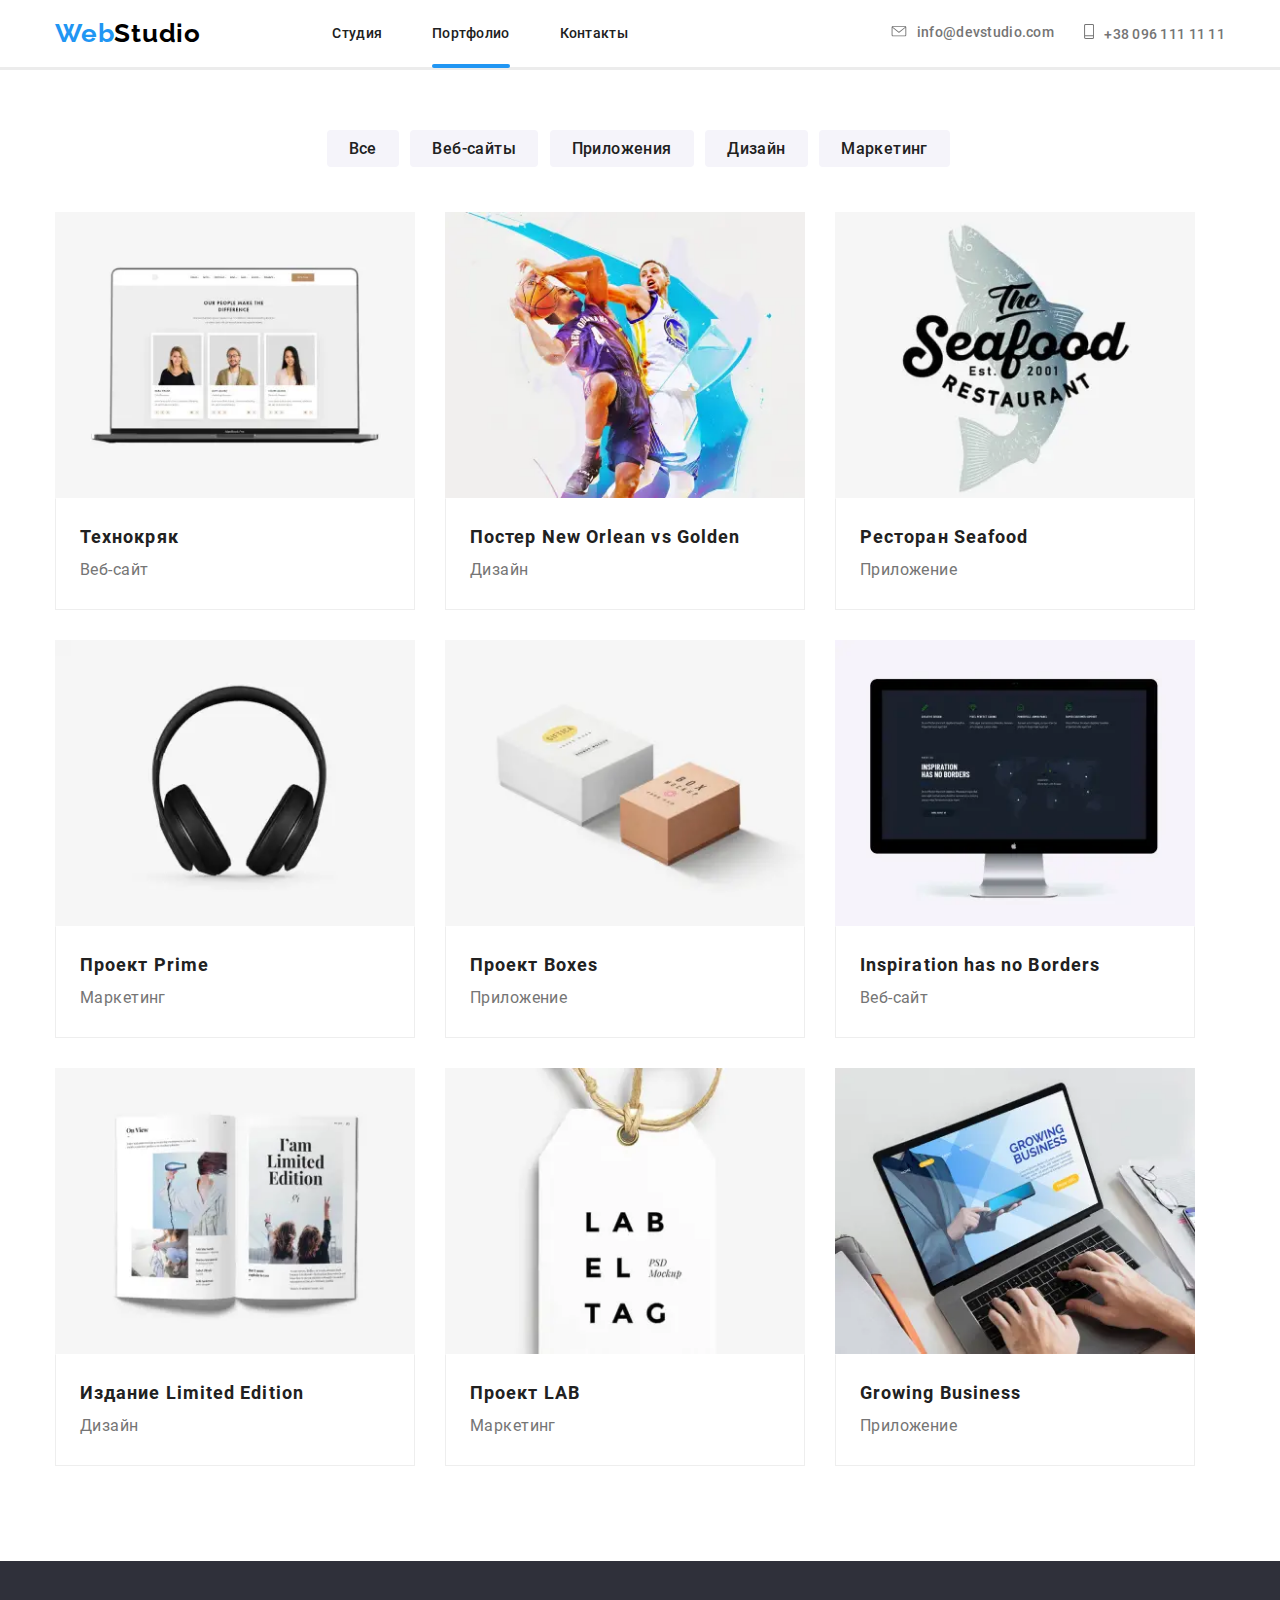
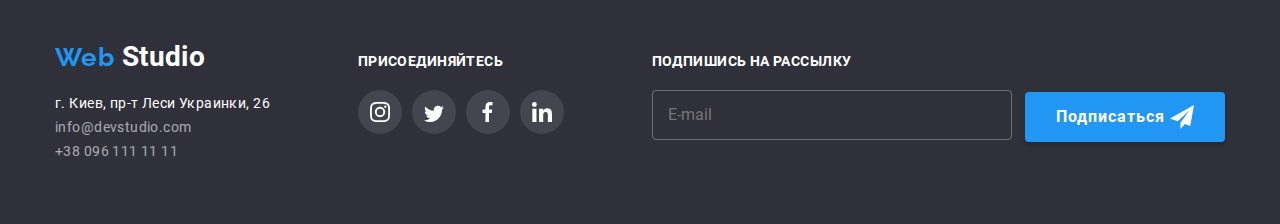
<file: portfolio.html>
<!DOCTYPE html>
<html lang="en">
  <head>
    <meta charset="UTF-8" />
    <meta name="viewport" content="width=device-width, initial-scale=1.0" />
    <meta http-equiv="X-UA-Compatible" content="IE=edge" />
    <link rel="stylesheet" href="./css/prof.min.css" />
    <title>Portfolio</title>
  </head>
  <body>
    <!-- HEADER -->
    <header class="header-page">
      <div class="container">
        <nav class="main-nav">
          <a class="title list" href="./index.html">
            <span class="title item">Web</span>Studio
          </a>
          <button
            class="menu-btn"
            type="button"
            aria-expanded="false"
            aria-controls="menu-container"
            data-menu-button
          >
            <svg
              class=""
              width="24"
              height="16"
              aria-label="переключатель мбильного меню"
            >
              <use
                class="icon-open"
                href="./images/sprite.svg#icon-burger"
              ></use>
              <use
                class="icon-close"
                href="./images/sprite.svg#icon-close"
              ></use>
            </svg>
          </button>
          <div class="menu-container" id="menu-container" data-menu>
            <ul class="site-nav">
              <li class="item">
                <a class="link nav-link" href="./index.html">Студия</a>
              </li>
              <li class="item">
                <a
                  class="link current nav-link"
                  href="./portfolio.html"
                  rel="noopener noreferrer"
                  >Портфолио</a
                >
              </li>
              <li class="item">
                <a class="link nav-link" href="" rel="noopener noreferrer"
                  >Контакты</a
                >
              </li>
            </ul>
            <div class="contact">
              <a class="btn link list" href="mailto:info@devstudio.com">
                <svg class="button-icon" width="16" height="11">
                  <use href="./images/sprite.svg#icon-post-header"></use>
                </svg>
                info@devstudio.com
              </a>
              <a class="btn link list" href="tel:+380961111111">
                <svg class="button-icon" width="10" height="15">
                  <use href="./images/sprite.svg#icon-tel-header"></use>
                </svg>
                +38 096 111 11 11
              </a>
            </div>
          </div>
        </nav>
      </div>
    </header>

    <!-- UNIQUE-CONTENT -->
    <main>
      <div class="filter container">
        <ul class="filter-list">
          <li class="filter-item">
            <label for="all" class="filter-btn">Все</label>
            <input
              type="radio"
              name="filter-btn"
              id="all"
              value="all"
              class="active-btn"
            />
          </li>
          <li class="filter-item">
            <label for="web" class="filter-btn">Веб-сайты</label>
            <input
              type="radio"
              name="filter-btn"
              id="web"
              value="web"
              class="active-btn"
            />
          </li>
          <li class="filter-item">
            <label for="apps" class="filter-btn">Приложения</label>
            <input
              type="radio"
              name="filter-btn"
              id="apps"
              value="apps"
              class="active-btn"
            />
          </li>
          <li class="filter-item">
            <label for="design" class="filter-btn">Дизайн</label>
            <input
              type="radio"
              name="filter-btn"
              id="design"
              value="design"
              class="active-btn"
            />
          </li>
          <li class="filter-item">
            <label for="marketing" class="filter-btn">Маркетинг</label>
            <input
              type="radio"
              name="filter-btn"
              id="marketing"
              value="marketing"
              class="active-btn"
            />
          </li>
        </ul>
      </div>

      <!-- TEAM-WORKS -->
      <section class="container team-professional">
        <h2 class="visually-hidden">Широкий спектр разработки</h2>
        <ul class="work-list">
          <li class="work-item">
            <div class="action-link">
              <picture class="img">
                <source
                  srcset="
                    ./images/portfolio/port1/port1-1200.webp    1x,
                    ./images/portfolio/port1/port1-1200-2x.webp 2x
                  "
                  media="(min-width: 1200px)"
                  type="image/webp"
                />
                <source
                  srcset="
                    ./images/portfolio/port1/port1-768.webp    1x,
                    ./images/portfolio/port1/port1-768-2x.webp 2x
                  "
                  media="(min-width: 768px)"
                  type="image/webp"
                />
                <source
                  srcset="
                    ./images/portfolio/port1/port1-480.webp    1x,
                    ./images/portfolio/port1/port1-480-2x.webp 2x
                  "
                  type="image/webp"
                />
                <source
                  srcset="
                    ./images/portfolio/port1/port1-1200.jpg    1x,
                    ./images/portfolio/port1/port1-1200-2x.jpg 2x
                  "
                  media="(min-width: 1200px)"
                />
                <source
                  srcset="
                    ./images/portfolio/port1/port1-768.jpg    1x,
                    ./images/portfolio/port1/port1-768-2x.jpg 2x
                  "
                  media="(min-width: 768px)"
                />
                <source
                  srcset="
                    ./images/portfolio/port1/port1-480.jpg    1x,
                    ./images/portfolio/port1/port1-480-2x.jpg 2x
                  "
                />
                <img
                  src="./images/portfolio/port1/port1-1200.jpg"
                  alt="best portfolio ever"
                />
              </picture>
              <div class="work-description">
                <p class="describe-content">
                  Технокряк это современная площадка распространения
                  коронавируса. Компании используют эту платформу для цифрового
                  шпионажа и атак на защищённые сервера конкурентов.
                </p>
              </div>
            </div>
            <div class="card-subtitle">
              <a href="" class="list hover-link">
                <h3 class="list work-title">Технокряк</h3>
                <h4 class="list work-subtitle">Веб-сайт</h4>
              </a>
            </div>
          </li>

          <li class="work-item">
            <div class="action-link">
              <picture class="img">
                <source
                  srcset="
                    ./images/portfolio/port2/port2-1200.webp    1x,
                    ./images/portfolio/port2/port2-1200-2x.webp 2x
                  "
                  media="(min-width: 1200px)"
                  type="image/webp"
                />
                <source
                  srcset="
                    ./images/portfolio/port2/port2-768.webp    1x,
                    ./images/portfolio/port2/port2-768-2x.webp 2x
                  "
                  media="(min-width: 768px)"
                  type="image/webp"
                />
                <source
                  srcset="
                    ./images/portfolio/port2/port2-480.webp    1x,
                    ./images/portfolio/port2/port2-480-2x.webp 2x
                  "
                  type="image/webp"
                />
                <source
                  srcset="
                    ./images/portfolio/port2/port2-1200.jpg    1x,
                    ./images/portfolio/port2/port2-1200-2x.jpg 2x
                  "
                  media="(min-width: 1200px)"
                />
                <source
                  srcset="
                    ./images/portfolio/port2/port2-768.jpg    1x,
                    ./images/portfolio/port2/port2-768-2x.jpg 2x
                  "
                  media="(min-width: 768px)"
                />
                <source
                  srcset="
                    ./images/portfolio/port2/port2-480.jpg    1x,
                    ./images/portfolio/port2/port2-480-2x.jpg 2x
                  "
                />
                <img
                  src="./images/portfolio/port2/port2-1200.jpg"
                  alt="best portfolio ever"
                />
              </picture>

              <div class="work-description">
                <p class="describe-content">
                  Технокряк это современная площадка распространения
                  коронавируса. Компании используют эту платформу для цифрового
                  шпионажа и атак на защищённые сервера конкурентов.
                </p>
              </div>
            </div>
            <div class="card-subtitle">
              <a href="" class="list">
                <h3 class="list work-title">Постер New Orlean vs Golden</h3>
                <h4 class="list work-subtitle">Дизайн</h4>
              </a>
            </div>
          </li>

          <li class="work-item">
            <div class="action-link">
              <picture class="img">
                <source
                  srcset="
                    ./images/portfolio/port3/port3-1200.webp    1x,
                    ./images/portfolio/port3/port3-1200-2x.webp 2x
                  "
                  media="(min-width: 1200px)"
                  type="image/webp"
                />
                <source
                  srcset="
                    ./images/portfolio/port3/port3-768.webp    1x,
                    ./images/portfolio/port3/port3-768-2x.webp 2x
                  "
                  media="(min-width: 768px)"
                  type="image/webp"
                />
                <source
                  srcset="
                    ./images/portfolio/port3/port3-480.webp    1x,
                    ./images/portfolio/port3/port3-480-2x.webp 2x
                  "
                  type="image/webp"
                />
                <source
                  srcset="
                    ./images/portfolio/port3/port3-1200.jpg    1x,
                    ./images/portfolio/port3/port3-1200-2x.jpg 2x
                  "
                  media="(min-width: 1200px)"
                />
                <source
                  srcset="
                    ./images/portfolio/port3/port3-768.jpg    1x,
                    ./images/portfolio/port3/port3-768-2x.jpg 2x
                  "
                  media="(min-width: 768px)"
                />
                <source
                  srcset="
                    ./images/portfolio/port3/port3-480.jpg    1x,
                    ./images/portfolio/port3/port3-480-2x.jpg 2x
                  "
                />
                <img
                  src="./images/portfolio/port3/port3-1200.jpg"
                  alt="best portfolio ever"
                />
              </picture>

              <div class="work-description">
                <p class="describe-content">
                  Технокряк это современная площадка распространения
                  коронавируса. Компании используют эту платформу для цифрового
                  шпионажа и атак на защищённые сервера конкурентов.
                </p>
              </div>
            </div>
            <div class="card-subtitle">
              <a href="" class="list hover-link">
                <h3 class="list work-title">Ресторан Seafood</h3>
                <h4 class="list work-subtitle">Приложение</h4>
              </a>
            </div>
          </li>

          <li class="work-item">
            <div class="action-link">
              <picture class="img">
                <source
                  srcset="
                    ./images/portfolio/port4/port4-1200.webp    1x,
                    ./images/portfolio/port4/port4-1200-2x.webp 2x
                  "
                  media="(min-width: 1200px)"
                  type="image/webp"
                />
                <source
                  srcset="
                    ./images/portfolio/port4/port4-768.webp    1x,
                    ./images/portfolio/port4/port4-768-2x.webp 2x
                  "
                  media="(min-width: 768px)"
                  type="image/webp"
                />
                <source
                  srcset="
                    ./images/portfolio/port4/port4-480.webp    1x,
                    ./images/portfolio/port4/port4-480-2x.webp 2x
                  "
                  type="image/webp"
                />
                <source
                  srcset="
                    ./images/portfolio/port4/port4-1200.jpg    1x,
                    ./images/portfolio/port4/port4-1200-2x.jpg 2x
                  "
                  media="(min-width: 1200px)"
                />
                <source
                  srcset="
                    ./images/portfolio/port4/port4-768.jpg    1x,
                    ./images/portfolio/port4/port4-768-2x.jpg 2x
                  "
                  media="(min-width: 768px)"
                />
                <source
                  srcset="
                    ./images/portfolio/port4/port4-480.jpg    1x,
                    ./images/portfolio/port4/port4-480-2x.jpg 2x
                  "
                />
                <img
                  src="./images/portfolio/port4/port4-1200.jpg"
                  alt="best portfolio ever"
                />
              </picture>

              <div class="work-description">
                <p class="describe-content">
                  Технокряк это современная площадка распространения
                  коронавируса. Компании используют эту платформу для цифрового
                  шпионажа и атак на защищённые сервера конкурентов.
                </p>
              </div>
            </div>
            <div class="card-subtitle">
              <a href="" class="list hover-link">
                <h3 class="list work-title">Проект Prime</h3>
                <h4 class="list work-subtitle">Маркетинг</h4>
              </a>
            </div>
          </li>

          <li class="work-item">
            <div class="action-link">
              <picture class="img">
                <source
                  srcset="
                    ./images/portfolio/port5/port5-1200.webp    1x,
                    ./images/portfolio/port5/port5-1200-2x.webp 2x
                  "
                  media="(min-width: 1200px)"
                  type="image/webp"
                />
                <source
                  srcset="
                    ./images/portfolio/port5/port5-768.webp    1x,
                    ./images/portfolio/port5/port5-768-2x.webp 2x
                  "
                  media="(min-width: 768px)"
                  type="image/webp"
                />
                <source
                  srcset="
                    ./images/portfolio/port5/port5-480.webp    1x,
                    ./images/portfolio/port5/port5-480-2x.webp 2x
                  "
                  type="image/webp"
                />
                <source
                  srcset="
                    ./images/portfolio/port5/port5-1200.jpg    1x,
                    ./images/portfolio/port5/port5-1200-2x.jpg 2x
                  "
                  media="(min-width: 1200px)"
                />
                <source
                  srcset="
                    ./images/portfolio/port5/port5-768.jpg    1x,
                    ./images/portfolio/port5/port5-768-2x.jpg 2x
                  "
                  media="(min-width: 768px)"
                />
                <source
                  srcset="
                    ./images/portfolio/port5/port5-480.jpg 1x,
                    ./images/portfolio/port5/port5-480
                  "
                />
                <img
                  src="./images/portfolio/port5/port5-1200.jpg"
                  alt="best portfolio ever"
                />
              </picture>

              <div class="work-description">
                <p class="describe-content">
                  Технокряк это современная площадка распространения
                  коронавируса. Компании используют эту платформу для цифрового
                  шпионажа и атак на защищённые сервера конкурентов.
                </p>
              </div>
            </div>
            <div class="card-subtitle">
              <a href="" class="list hover-link">
                <h3 class="list work-title">Проект Boxes</h3>
                <h4 class="list work-subtitle">Приложение</h4>
              </a>
            </div>
          </li>

          <li class="work-item">
            <div class="action-link">
              <picture class="img">
                <source
                  srcset="
                    ./images/portfolio/port6/port6-1200.webp    1x,
                    ./images/portfolio/port6/port6-1200-2x.webp 2x
                  "
                  media="(min-width: 1200px)"
                  type="image/webp"
                />
                <source
                  srcset="
                    ./images/portfolio/port6/port6-768.webp    1x,
                    ./images/portfolio/port6/port6-768-2x.webp 2x
                  "
                  media="(min-width: 768px)"
                  type="image/webp"
                />
                <source
                  srcset="
                    ./images/portfolio/port6/port6-480.webp    1x,
                    ./images/portfolio/port6/port6-480-2x.webp 2x
                  "
                  type="image/webp"
                />
                <source
                  srcset="
                    ./images/portfolio/port6/port6-1200.jpg    1x,
                    ./images/portfolio/port6/port6-1200-2x.jpg 2x
                  "
                  media="(min-width: 1200px)"
                />
                <source
                  srcset="
                    ./images/portfolio/port6/port6-768.jpg    1x,
                    ./images/portfolio/port6/port6-768-2x.jpg 2x
                  "
                  media="(min-width: 768px)"
                />
                <source
                  srcset="
                    ./images/portfolio/port6/port6-480.jpg    1x,
                    ./images/portfolio/port6/port6-480-2x.jpg 2x
                  "
                />
                <img
                  src="./images/portfolio/port6/port6-1200.jpg"
                  alt="best portfolio ever"
                />
              </picture>

              <div class="work-description">
                <p class="describe-content">
                  Технокряк это современная площадка распространения
                  коронавируса. Компании используют эту платформу для цифрового
                  шпионажа и атак на защищённые сервера конкурентов.
                </p>
              </div>
            </div>
            <div class="card-subtitle">
              <a href="" class="list hover-link">
                <h3 class="list work-title">Inspiration has no Borders</h3>
                <h4 class="list work-subtitle">Веб-сайт</h4>
              </a>
            </div>
          </li>

          <li class="work-item">
            <div class="action-link">
              <picture class="img">
                <source
                  srcset="
                    ./images/portfolio/port7/port7-1200.webp    1x,
                    ./images/portfolio/port7/port7-1200-2x.webp 2x
                  "
                  media="(min-width: 1200px)"
                  type="image/webp"
                />
                <source
                  srcset="
                    ./images/portfolio/port7/port7-768.webp    1x,
                    ./images/portfolio/port7/port7-768-2x.webp 2x
                  "
                  media="(min-width: 768px)"
                  type="image/webp"
                />
                <source
                  srcset="
                    ./images/portfolio/port7/port7-480.webp    1x,
                    ./images/portfolio/port7/port7-480-2x.webp 2x
                  "
                  type="image/webp"
                />
                <source
                  srcset="
                    ./images/portfolio/port7/port7-1200.jpg    1x,
                    ./images/portfolio/port7/port7-1200-2x.jpg 2x
                  "
                  media="(min-width: 1200px)"
                />
                <source
                  srcset="
                    ./images/portfolio/port7/port7-768.jpg    1x,
                    ./images/portfolio/port7/port7-768-2x.jpg 2x
                  "
                  media="(min-width: 768px)"
                />
                <source
                  srcset="
                    ./images/portfolio/port7/port7-480.jpg    1x,
                    ./images/portfolio/port7/port7-480-2x.jpg 2x
                  "
                />
                <img
                  src="./images/portfolio/port7/port7-1200.jpg"
                  alt="best portfolio ever"
                />
              </picture>

              <div class="work-description">
                <p class="describe-content">
                  Технокряк это современная площадка распространения
                  коронавируса. Компании используют эту платформу для цифрового
                  шпионажа и атак на защищённые сервера конкурентов.
                </p>
              </div>
            </div>
            <div class="card-subtitle">
              <a href="" class="list hover-link">
                <h3 class="list work-title">Издание Limited Edition</h3>
                <h4 class="list work-subtitle">Дизайн</h4>
              </a>
            </div>
          </li>

          <li class="work-item">
            <div class="action-link">
              <picture class="img">
                <source
                  srcset="
                    ./images/portfolio/port8/port8-1200.webp    1x,
                    ./images/portfolio/port8/port8-1200-2x.webp 2x
                  "
                  media="(min-width: 1200px)"
                  type="image/webp"
                />
                <source
                  srcset="
                    ./images/portfolio/port8/port8-768.webp    1x,
                    ./images/portfolio/port8/port8-768-2x.webp 2x
                  "
                  media="(min-width: 768px)"
                  type="image/webp"
                />
                <source
                  srcset="
                    ./images/portfolio/port8/port8-480.webp    1x,
                    ./images/portfolio/port8/port8-480-2x.webp 2x
                  "
                  type="image/webp"
                />
                <source
                  srcset="
                    ./images/portfolio/port8/port8-1200.jpg    1x,
                    ./images/portfolio/port8/port8-1200-2x.jpg 2x
                  "
                  media="(min-width: 1200px)"
                />
                <source
                  srcset="
                    ./images/portfolio/port8/port8-768.jpg    1x,
                    ./images/portfolio/port8/port8-768-2x.jpg 2x
                  "
                  media="(min-width: 768px)"
                />
                <source
                  srcset="
                    ./images/portfolio/port8/port8-480.jpg    1x,
                    ./images/portfolio/port8/port8-480-2x.jpg 2x
                  "
                />
                <img
                  src="./images/portfolio/port8/port8-1200.jpg"
                  alt="best portfolio ever"
                />
              </picture>

              <div class="work-description">
                <p class="describe-content">
                  Технокряк это современная площадка распространения
                  коронавируса. Компании используют эту платформу для цифрового
                  шпионажа и атак на защищённые сервера конкурентов.
                </p>
              </div>
            </div>
            <div class="card-subtitle">
              <a href="" class="list hover-link">
                <h3 class="list work-title">Проект LAB</h3>
                <h4 class="list work-subtitle">Маркетинг</h4>
              </a>
            </div>
          </li>

          <li class="work-item">
            <div class="action-link">
              <picture class="img">
                <source
                  srcset="
                    ./images/portfolio/port9/port9-1200.webp    1x,
                    ./images/portfolio/port9/port9-1200-2x.webp 2x
                  "
                  media="(min-width: 1200px)"
                  type="image/webp"
                />
                <source
                  srcset="
                    ./images/portfolio/port9/port9-768.webp    1x,
                    ./images/portfolio/port9/port9-768-2x.webp 2x
                  "
                  media="(min-width: 768px)"
                  type="image/webp"
                />
                <source
                  srcset="
                    ./images/portfolio/port9/port9-480.webp    1x,
                    ./images/portfolio/port9/port9-480-2x.webp 2x
                  "
                  type="image/webp"
                />
                <source
                  srcset="
                    ./images/portfolio/port9/port9-1200.jpg    1x,
                    ./images/portfolio/port9/port9-1200-2x.jpg 2x
                  "
                  media="(min-width: 1200px)"
                />
                <source
                  srcset="
                    ./images/portfolio/port9/port9-768.jpg    1x,
                    ./images/portfolio/port9/port9-768-2x.jpg 2x
                  "
                  media="(min-width: 768px)"
                />
                <source
                  srcset="
                    ./images/portfolio/port9/port9-480.jpg    1x,
                    ./images/portfolio/port9/port9-480-2x.jpg 2x
                  "
                />
                <img
                  src="./images/portfolio/port9/port9-1200.jpg"
                  alt="best portfolio ever"
                />
              </picture>

              <div class="work-description">
                <p class="describe-content">
                  Технокряк это современная площадка распространения
                  коронавируса. Компании используют эту платформу для цифрового
                  шпионажа и атак на защищённые сервера конкурентов.
                </p>
              </div>
            </div>
            <div class="card-subtitle">
              <a href="" class="list hover-link">
                <h3 class="list work-title">Growing Business</h3>
                <h4 class="list work-subtitle">Приложение</h4>
              </a>
            </div>
          </li>
        </ul>
      </section>
    </main>

    <!-- FOOTER LIST -->
    <footer class="footer-page">
      <div class="footer container">
        <div class="footer-content">
          <a class="footer-title" href="./index.html">
            <h1>
              <span class="title item">Web</span>
              Studio
            </h1>
          </a>
          <address class="address">
            <span>г. Киев, пр-т Леси Украинки, 26</span>
            <br />
            <a class="address contact" href="mailto:info@devstudio.com">
              info@devstudio.com <br />
            </a>
            <a class="address contact" href="tel:+380961111111">
              +38 096 111 11 11
            </a>
          </address>
        </div>

        <div class="footer-content">
          <h3 class="footer-label">Присоединяйтесь</h3>
          <ul class="social-list list">
            <li class="social-item">
              <a
                class="item-link footer-icon"
                href="https://www.instagram.com/"
                target="_blank"
                rel="noopener noreferrer"
              >
                <svg class="social-icon" width="20" height="20">
                  <use href="./images/sprite.svg#icon-instagram"></use>
                </svg>
              </a>
            </li>
            <li class="social-item">
              <a
                class="item-link footer-icon"
                href="https://twitter.com/"
                target="_blank"
                rel="noopener noreferrer"
              >
                <svg class="social-icon" width="20" height="20">
                  <use href="./images/sprite.svg#icon-twitter"></use>
                </svg>
              </a>
            </li>
            <li class="social-item">
              <a
                class="item-link footer-icon"
                href="https://www.facebook.com/"
                target="_blank"
                rel="noopener noreferrer"
              >
                <svg class="social-icon" width="20" height="20">
                  <use href="./images/sprite.svg#icon-facebook"></use>
                </svg>
              </a>
            </li>
            <li class="social-item">
              <a
                class="item-link footer-icon"
                href="https://www.linkedin.com/"
                target="_blank"
                rel="noopener noreferrer"
              >
                <svg class="social-icon" width="20" height="20">
                  <use href="./images/sprite.svg#icon-linkedin"></use>
                </svg>
              </a>
            </li>
          </ul>
        </div>

        <div class="footer-content">
          <form class="footer-form">
            <label for="subscription" class="footer-label">
              Подпишись на рассылку
            </label>
            <input
              type="email"
              id="subscription"
              class="input-post"
              placeholder="E-mail"
            />
            <button class="button">
              Подписаться
              <svg class="icon" height="24" width="24">
                <use href="./images/sprite.svg#icon-lita"></use>
              </svg>
            </button>
          </form>
        </div>
      </div>
    </footer>

    <script src="./js/meny.js"></script>
  </body>
</html>
</file>
<file: css/prof.min.css>
@font-face{font-family:'Raleway';font-style:normal;font-weight:700;src:url("../fonts/raleway-v17-cyrillic-ext-700.eot");src:local(""),url("../fonts/raleway-v17-cyrillic-ext-700.eot?#iefix") format("embedded-opentype"),url("../fonts/raleway-v17-cyrillic-ext-700.woff2") format("woff2"),url("../fonts/raleway-v17-cyrillic-ext-700.woff") format("woff"),url("../fonts/raleway-v17-cyrillic-ext-700.ttf") format("truetype"),url("../fonts/raleway-v17-cyrillic-ext-700.svg#Raleway") format("svg")}@font-face{font-family:'Roboto';font-style:normal;font-weight:400;src:url("../fonts/roboto-v20-cyrillic-ext-regular.eot");src:local("Roboto"),local("Roboto-Regular"),url("../fonts/roboto-v20-cyrillic-ext-regular.eot?#iefix") format("embedded-opentype"),url("../fonts/roboto-v20-cyrillic-ext-regular.woff2") format("woff2"),url("../fonts/roboto-v20-cyrillic-ext-regular.woff") format("woff"),url("../fonts/roboto-v20-cyrillic-ext-regular.ttf") format("truetype"),url("../fonts/roboto-v20-cyrillic-ext-regular.svg#Roboto") format("svg")}@font-face{font-family:'Roboto';font-style:normal;font-weight:500;src:url("../fonts/roboto-v20-cyrillic-ext-500.eot");src:local("Roboto Medium"),local("Roboto-Medium"),url("../fonts/roboto-v20-cyrillic-ext-500.eot?#iefix") format("embedded-opentype"),url("../fonts/roboto-v20-cyrillic-ext-500.woff2") format("woff2"),url("../fonts/roboto-v20-cyrillic-ext-500.woff") format("woff"),url("../fonts/roboto-v20-cyrillic-ext-500.ttf") format("truetype"),url("../fonts/roboto-v20-cyrillic-ext-500.svg#Roboto") format("svg")}@font-face{font-family:'Roboto';font-style:normal;font-weight:700;src:url("../fonts/roboto-v20-cyrillic-ext-700.eot");src:local("Roboto Bold"),local("Roboto-Bold"),url("../fonts/roboto-v20-cyrillic-ext-700.eot?#iefix") format("embedded-opentype"),url("../fonts/roboto-v20-cyrillic-ext-700.woff2") format("woff2"),url("../fonts/roboto-v20-cyrillic-ext-700.woff") format("woff"),url("../fonts/roboto-v20-cyrillic-ext-700.ttf") format("truetype"),url("../fonts/roboto-v20-cyrillic-ext-700.svg#Roboto") format("svg")}@font-face{font-family:'Roboto';font-style:normal;font-weight:900;src:url("../fonts/roboto-v20-cyrillic-ext-900.eot");src:local("Roboto Black"),local("Roboto-Black"),url("../fonts/roboto-v20-cyrillic-ext-900.eot?#iefix") format("embedded-opentype"),url("../fonts/roboto-v20-cyrillic-ext-900.woff2") format("woff2"),url("../fonts/roboto-v20-cyrillic-ext-900.woff") format("woff"),url("../fonts/roboto-v20-cyrillic-ext-900.ttf") format("truetype"),url("../fonts/roboto-v20-cyrillic-ext-900.svg#Roboto") format("svg")}/*! normalize.css v8.0.1 | MIT License | github.com/necolas/normalize.css */html{line-height:1.15;-webkit-text-size-adjust:100%}body{margin:0}main{display:block}h1{font-size:2em;margin:0.67em 0}hr{-webkit-box-sizing:content-box;box-sizing:content-box;height:0;overflow:visible}pre{font-family:monospace, monospace;font-size:1em}a{background-color:transparent}abbr[title]{border-bottom:none;text-decoration:underline;-webkit-text-decoration:underline dotted;text-decoration:underline dotted}b,strong{font-weight:bolder}code,kbd,samp{font-family:monospace, monospace;font-size:1em}small{font-size:80%}sub,sup{font-size:75%;line-height:0;position:relative;vertical-align:baseline}sub{bottom:-0.25em}sup{top:-0.5em}img{border-style:none}button,input,optgroup,select,textarea{font-family:inherit;font-size:100%;line-height:1.15;margin:0}button,input{overflow:visible}button,select{text-transform:none}button,[type='button'],[type='reset'],[type='submit']{-webkit-appearance:button}button::-moz-focus-inner,[type='button']::-moz-focus-inner,[type='reset']::-moz-focus-inner,[type='submit']::-moz-focus-inner{border-style:none;padding:0}button:-moz-focusring,[type='button']:-moz-focusring,[type='reset']:-moz-focusring,[type='submit']:-moz-focusring{outline:1px dotted ButtonText}fieldset{padding:0.35em 0.75em 0.625em}legend{-webkit-box-sizing:border-box;box-sizing:border-box;color:inherit;display:table;max-width:100%;padding:0;white-space:normal}progress{vertical-align:baseline}textarea{overflow:auto}[type='checkbox'],[type='radio']{-webkit-box-sizing:border-box;box-sizing:border-box;padding:0}[type='number']::-webkit-inner-spin-button,[type='number']::-webkit-outer-spin-button{height:auto}[type='search']{-webkit-appearance:textfield;outline-offset:-2px}[type='search']::-webkit-search-decoration{-webkit-appearance:none}::-webkit-file-upload-button{-webkit-appearance:button;font:inherit}details{display:block}summary{display:list-item}template{display:none}[hidden]{display:none}.visually-hidden{position:absolute !important;clip:rect(1px 1px 1px 1px);clip:rect(1px, 1px, 1px, 1px);padding:0 !important;border:0 !important;height:1px !important;width:1px !important;overflow:hidden}.list{margin-top:0px;margin-bottom:0px;padding:0px;text-decoration:none;list-style:none}img{display:block;max-width:100%;height:auto}.container{max-width:100%;margin-left:auto;margin-right:auto;padding-left:15px;padding-right:15px}@media (min-width: 768px){.container{width:768px}}@media (min-width: 1200px){.container{width:1200px}}.button{padding:10px 30px;min-width:200px;vertical-align:middle;font-weight:700;font-size:16px;font-family:'Roboto', sans-serif;line-height:1.87;letter-spacing:.06em;border-radius:4px;-webkit-box-shadow:0px 4px 4px rgba(0,0,0,0.15);box-shadow:0px 4px 4px rgba(0,0,0,0.15);color:#fff;background-color:#2196f3;-webkit-transition:color 250ms cubic-bezier(0.4, 0, 0.2, 1),background-color 250ms cubic-bezier(0.4, 0, 0.2, 1);transition:color 250ms cubic-bezier(0.4, 0, 0.2, 1),background-color 250ms cubic-bezier(0.4, 0, 0.2, 1);cursor:pointer;outline:none;border:none}.button:hover,.button:focus{background-color:#fff;color:#2196f3;border:transparent}html{-webkit-box-sizing:border-box;box-sizing:border-box}*,*::before,*::after{box-sizing:inherit;-webkit-box-sizing:border-box;-moz-box-sizing:border-box}body{margin:0;color:#212121;background-color:#fff;font-weight:400;font-size:14px;font-family:'Roboto', sans-serif;line-height:1.2;letter-spacing:.03em}.header-page{position:relative;border-bottom:3px solid #ececec;z-index:99}.header-page .link{display:block;font-weight:500;font-size:18px;font-family:'Roboto', sans-serif;line-height:1.2;letter-spacing:.02em;margin-top:0px;margin-bottom:0px;padding:0px;text-decoration:none;list-style:none;-webkit-transition:color 250ms cubic-bezier(0.4, 0, 0.2, 1),fill 250ms cubic-bezier(0.4, 0, 0.2, 1);transition:color 250ms cubic-bezier(0.4, 0, 0.2, 1),fill 250ms cubic-bezier(0.4, 0, 0.2, 1);color:#212121}.header-page .nav-link{padding-top:17px;padding-right:0;padding-bottom:17px;padding-left:0px}.header-page .link:hover,.header-page .link:focus{color:#2196f3;fill:#2196f3;outline:transparent}@media (max-width: 767px){.header-page .main-nav{display:-webkit-box;display:-ms-flexbox;display:flex;min-height:63px;-webkit-box-pack:justify;-ms-flex-pack:justify;justify-content:space-between;-webkit-box-align:center;-ms-flex-align:center;align-items:center}.header-page .site-nav .link{display:inline-block}}@media (min-width: 768px){.header-page .link{font-size:14px}.header-page .nav-link{padding-top:21px;padding-right:0;padding-bottom:21px;padding-left:0px}}@media (min-width: 1200px){.header-page .nav-link{padding-top:25px;padding-right:0;padding-bottom:25px;padding-left:0px}}@media (min-width: 768px){.main-nav{display:-webkit-box;display:-ms-flexbox;display:flex;-webkit-box-align:center;-ms-flex-align:center;align-items:center;-webkit-box-pack:center;-ms-flex-pack:center;justify-content:center}}.title{margin-top:0px;margin-bottom:0px;padding:0px;text-decoration:none;list-style:none;font-weight:700;font-size:24px;font-family:'Roboto', sans-serif;line-height:1.2;letter-spacing:.03em;font-family:Raleway, sans-serif;color:#000000}.title.item{color:#2196f3}@media (min-width: 1200px){.title{font-size:26px}}@media (max-width: 767px){.menu-container{display:none;padding-top:60px;padding-right:10px;padding-bottom:60px;padding-left:10px;position:absolute;top:100%;right:0;max-width:767px;width:100%;background-color:#fff;-webkit-box-shadow:0px 4px 8px rgba(0,0,0,0.04),0px 2px 4px rgba(0,0,0,0.08),0px 1px 3px rgba(0,0,0,0.16);box-shadow:0px 4px 8px rgba(0,0,0,0.04),0px 2px 4px rgba(0,0,0,0.08),0px 1px 3px rgba(0,0,0,0.16)}.menu-container.is-open{display:block}.menu-btn{display:inline-block;width:40px;height:40px;background-color:transparent;border:none;cursor:pointer;-webkit-transition:fill 250ms cubic-bezier(0.4, 0, 0.2, 1);transition:fill 250ms cubic-bezier(0.4, 0, 0.2, 1)}.menu-btn:hover,.menu-btn:focus{fill:#2196f3}.menu-btn .icon-close{display:none}.menu-btn.is-open .icon-close{display:block}.menu-btn.is-open .icon-open{display:none}}@media (min-width: 767px){.menu-btn{display:none}}@media (min-width: 768px){.menu-container{display:-webkit-box;display:-ms-flexbox;display:flex;-webkit-box-align:center;-ms-flex-align:center;align-items:center;width:100%}}.site-nav{margin-top:0px;margin-bottom:0px;padding:0px;text-decoration:none;list-style:none;text-align:center}.site-nav .item:not(:last-child){margin-bottom:40px}@media (min-width: 768px){.site-nav{display:-webkit-box;display:-ms-flexbox;display:flex;margin-right:auto;margin-left:auto}.site-nav .item:not(:last-child){margin-right:50px;margin-bottom:0px}}.current{display:inline-block;position:relative;color:#2196f3}.current::after{content:'';position:absolute;bottom:-1px;right:0;width:100%;height:4px;background-color:#2196f3;border-radius:2px}.contact{margin-top:60px;text-align:center}.contact .btn{fill:#757575;color:#757575;-webkit-transition:color 250ms cubic-bezier(0.4, 0, 0.2, 1),fill 250ms cubic-bezier(0.4, 0, 0.2, 1);transition:color 250ms cubic-bezier(0.4, 0, 0.2, 1),fill 250ms cubic-bezier(0.4, 0, 0.2, 1)}.contact .btn:not(:last-child){margin-bottom:16px}.contact .button-icon{display:inline-block;margin-right:7px}@media (min-width: 768px){.contact{display:block;margin-top:0;margin-left:auto;text-align:start}.contact .btn:not(:last-child){margin-bottom:10px}}@media (min-width: 1200px){.contact{display:-webkit-box;display:-ms-flexbox;display:flex}.contact .btn:not(:last-child){margin-bottom:0;margin-right:30px}}.filter{margin-top:60px}.filter-list{display:-webkit-box;display:-ms-flexbox;display:flex;-ms-flex-wrap:wrap;flex-wrap:wrap;margin-top:0px;margin-bottom:0px;padding:0px;text-decoration:none;list-style:none}.filter-list .filter-item{margin-bottom:15px}.filter-list .filter-item:not(:last-child){margin-right:8px}.filter-list .filter-item:nth-child(-n+2){margin-bottom:0px}@media (max-width: 767px){.filter-list .filter-item:not(:last-child){margin-bottom:15px}}@media (min-width: 768px){.filter-list{-webkit-box-pack:center;-ms-flex-pack:center;justify-content:center}}.filter-btn{display:inline-block;padding-top:6px;padding-right:22px;padding-bottom:6px;padding-left:22px;border-radius:4px;vertical-align:middle;color:#212121;background-color:#f5f4fa;font-weight:500;font-size:16px;font-family:'Roboto', sans-serif;line-height:1.6;letter-spacing:inherit;-webkit-transition:color 250ms cubic-bezier(0.4, 0, 0.2, 1),background-color 250ms cubic-bezier(0.4, 0, 0.2, 1);transition:color 250ms cubic-bezier(0.4, 0, 0.2, 1),background-color 250ms cubic-bezier(0.4, 0, 0.2, 1);cursor:pointer;border:transparent}.filter-btn:hover,.filter-btn:focus{color:#fff;background-color:#2196f3;-webkit-box-shadow:0px 2px 2px rgba(0,0,0,0.12),0px 1px 2px rgba(0,0,0,0.08),0px 3px 1px rgba(0,0,0,0.1);box-shadow:0px 2px 2px rgba(0,0,0,0.12),0px 1px 2px rgba(0,0,0,0.08),0px 3px 1px rgba(0,0,0,0.1)}.active-btn{-webkit-appearance:none;-moz-appearance:none;appearance:none}.team-professional{padding-top:10px;padding-bottom:60px}@media (min-width: 1200px){.team-professional{padding-top:30px;padding-bottom:95px}}.work-list{margin-top:0px;margin-bottom:0px;padding:0px;text-decoration:none;list-style:none}@media (min-width: 768px){.work-list{display:-webkit-box;display:-ms-flexbox;display:flex;-ms-flex-wrap:wrap;flex-wrap:wrap}}.work-item{display:inline-block;max-width:100%;cursor:pointer}.work-item:not(:last-child){margin-bottom:30px}.work-item:hover,.work-item:hover .work-description{-webkit-transform:translateY(0);transform:translateY(0);-webkit-box-shadow:0px 1px 1px rgba(0,0,0,0.12),0px 4px 4px rgba(0,0,0,0.06),1px 4px 6px rgba(0,0,0,0.16);box-shadow:0px 1px 1px rgba(0,0,0,0.12),0px 4px 4px rgba(0,0,0,0.06),1px 4px 6px rgba(0,0,0,0.16)}@media (min-width: 768px){.work-item{width:calc((100% - 60px) / 2)}.work-item:not(:last-child){margin-right:30px}}@media (min-width: 768px) and (min-width: 1200px){.work-item{width:calc((100% - 90px) / 3)}.work-item:nth-child(n+7){margin-bottom:0px}.work-item:nth-child(3n){margin-right:0}}.card-subtitle{padding-top:20px;padding-right:0px;padding-bottom:24px;padding-left:24px;border-top:1px solid transparent;border-bottom:1px solid #eeeeee;border-right:1px solid #eeeeee;border-left:1px solid #eeeeee}.card-subtitle .work-title{font-weight:700;font-size:18px;font-family:'Roboto', sans-serif;line-height:2;letter-spacing:.06em;color:#212121}.card-subtitle .work-subtitle{font-weight:400;font-size:16px;font-family:'Roboto', sans-serif;line-height:1.87;letter-spacing:inherit;color:#757575}.action-link{position:relative;overflow:hidden}.work-description{width:100%;height:100%;position:absolute;top:0;left:0;padding:63px 25px;font-weight:400;font-size:18px;font-family:'Roboto', sans-serif;line-height:1.56;letter-spacing:.03em;color:#ffffff;background-color:rgba(33,150,243,0.9);-webkit-transform:translateY(100%);transform:translateY(100%);-webkit-transition:-webkit-transform 250ms cubic-bezier(0.4, 0, 0.2, 1);transition:-webkit-transform 250ms cubic-bezier(0.4, 0, 0.2, 1);transition:transform 250ms cubic-bezier(0.4, 0, 0.2, 1);transition:transform 250ms cubic-bezier(0.4, 0, 0.2, 1), -webkit-transform 250ms cubic-bezier(0.4, 0, 0.2, 1)}.work-description p{margin:0}@media (max-width: 479px){.work-description{font-size:14px;padding-top:45px;padding-right:10px;padding-bottom:20px;padding-left:10px}}@media (min-width: 768px){.work-description{padding:65px 25px}}.img{height:294px}@media screen and (max-width: 767px){.img{width:450px}}@media screen and (min-width: 768px){.img{width:354px}}@media screen and (min-width: 1200px){.img{width:370px}}.social-list{display:-webkit-box;display:-ms-flexbox;display:flex;-webkit-box-align:center;-ms-flex-align:center;align-items:center;-webkit-box-pack:center;-ms-flex-pack:center;justify-content:center;margin-top:16px}.social-item{border-radius:50%}.social-item:hover,.social-item:focus{fill:#fff;background-color:#2196f3;border:transparent}.social-item:not(:last-child){margin-right:10px}.item-link{display:-webkit-box;display:-ms-flexbox;display:flex;-webkit-box-align:center;-ms-flex-align:center;align-items:center;-webkit-box-pack:center;-ms-flex-pack:center;justify-content:center;width:44px;height:44px;border-radius:50%;-webkit-transition:background-color 250ms cubic-bezier(0.4, 0, 0.2, 1),fill 250ms cubic-bezier(0.4, 0, 0.2, 1);transition:background-color 250ms cubic-bezier(0.4, 0, 0.2, 1),fill 250ms cubic-bezier(0.4, 0, 0.2, 1);fill:#afb1b8}.item-link:hover,.item-link:focus{fill:#fff;background-color:#2196f3;border:transparent}@media (min-width: 768px){.footer{display:-webkit-box;display:-ms-flexbox;display:flex;-ms-flex-wrap:wrap;flex-wrap:wrap;-webkit-box-align:baseline;-ms-flex-align:baseline;align-items:baseline;-ms-flex-pack:distribute;justify-content:space-around}}@media (min-width: 1200px){.footer{-webkit-box-pack:justify;-ms-flex-pack:justify;justify-content:space-between}}.footer-page{padding-top:60px;padding-bottom:60px;text-align:center;color:#ffffff;background-color:#2f303a}.footer-page .footer-title{margin-top:0px;margin-bottom:0px;padding:0px;text-decoration:none;list-style:none;color:#ffffff}@media (min-width: 1200px){.footer-page{text-align:start}}.footer-content:not(:last-child){margin-bottom:60px}@media (min-width: 1200px){.footer-content:not(:last-child){margin-bottom:0}}.footer-content .footer-icon{fill:#fff;background-color:rgba(255,255,255,0.1)}.address{text-align:center;color:#fff;line-height:1.71;font-style:normal;text-decoration:none}.address.contact{color:rgba(255,255,255,0.6)}@media (max-width: 1200px){.address{text-align:center}}@media (min-width: 1200px){.address{margin-bottom:0}}.footer-label{display:block;margin-top:0px;margin-bottom:20px;font-weight:700;font-size:14px;font-family:'Roboto', sans-serif;line-height:inherit;letter-spacing:inherit;font-style:normal;text-transform:uppercase}@media (min-width: 1200px){.footer-label{text-align:start}}.footer-form{width:100%}.footer-form .input-post{padding:15px;width:100%;height:50px;border:1px solid rgba(255,255,255,0.3);-webkit-box-sizing:border-box;box-sizing:border-box;background-color:inherit;border-radius:4px;font-size:16px;color:rgba(255,255,255,0.6)}@media (min-width: 480px){.footer-form .input-post{width:450px}}@media (min-width: 1200px){.footer-form .input-post{margin-right:10px;width:360px}}.footer-content .button{display:block;margin-right:auto;margin-left:auto;margin-top:20px}.footer-content .button .icon{vertical-align:middle;-webkit-transition:fill 250ms cubic-bezier(0.4, 0, 0.2, 1);transition:fill 250ms cubic-bezier(0.4, 0, 0.2, 1);fill:#ffffff}.footer-content .button:hover .icon{fill:#2196f3}@media (min-width: 1200px){.footer-content .button{display:inline-block;margin:0}}
/*# sourceMappingURL=prof.min.css.map */
</file>
